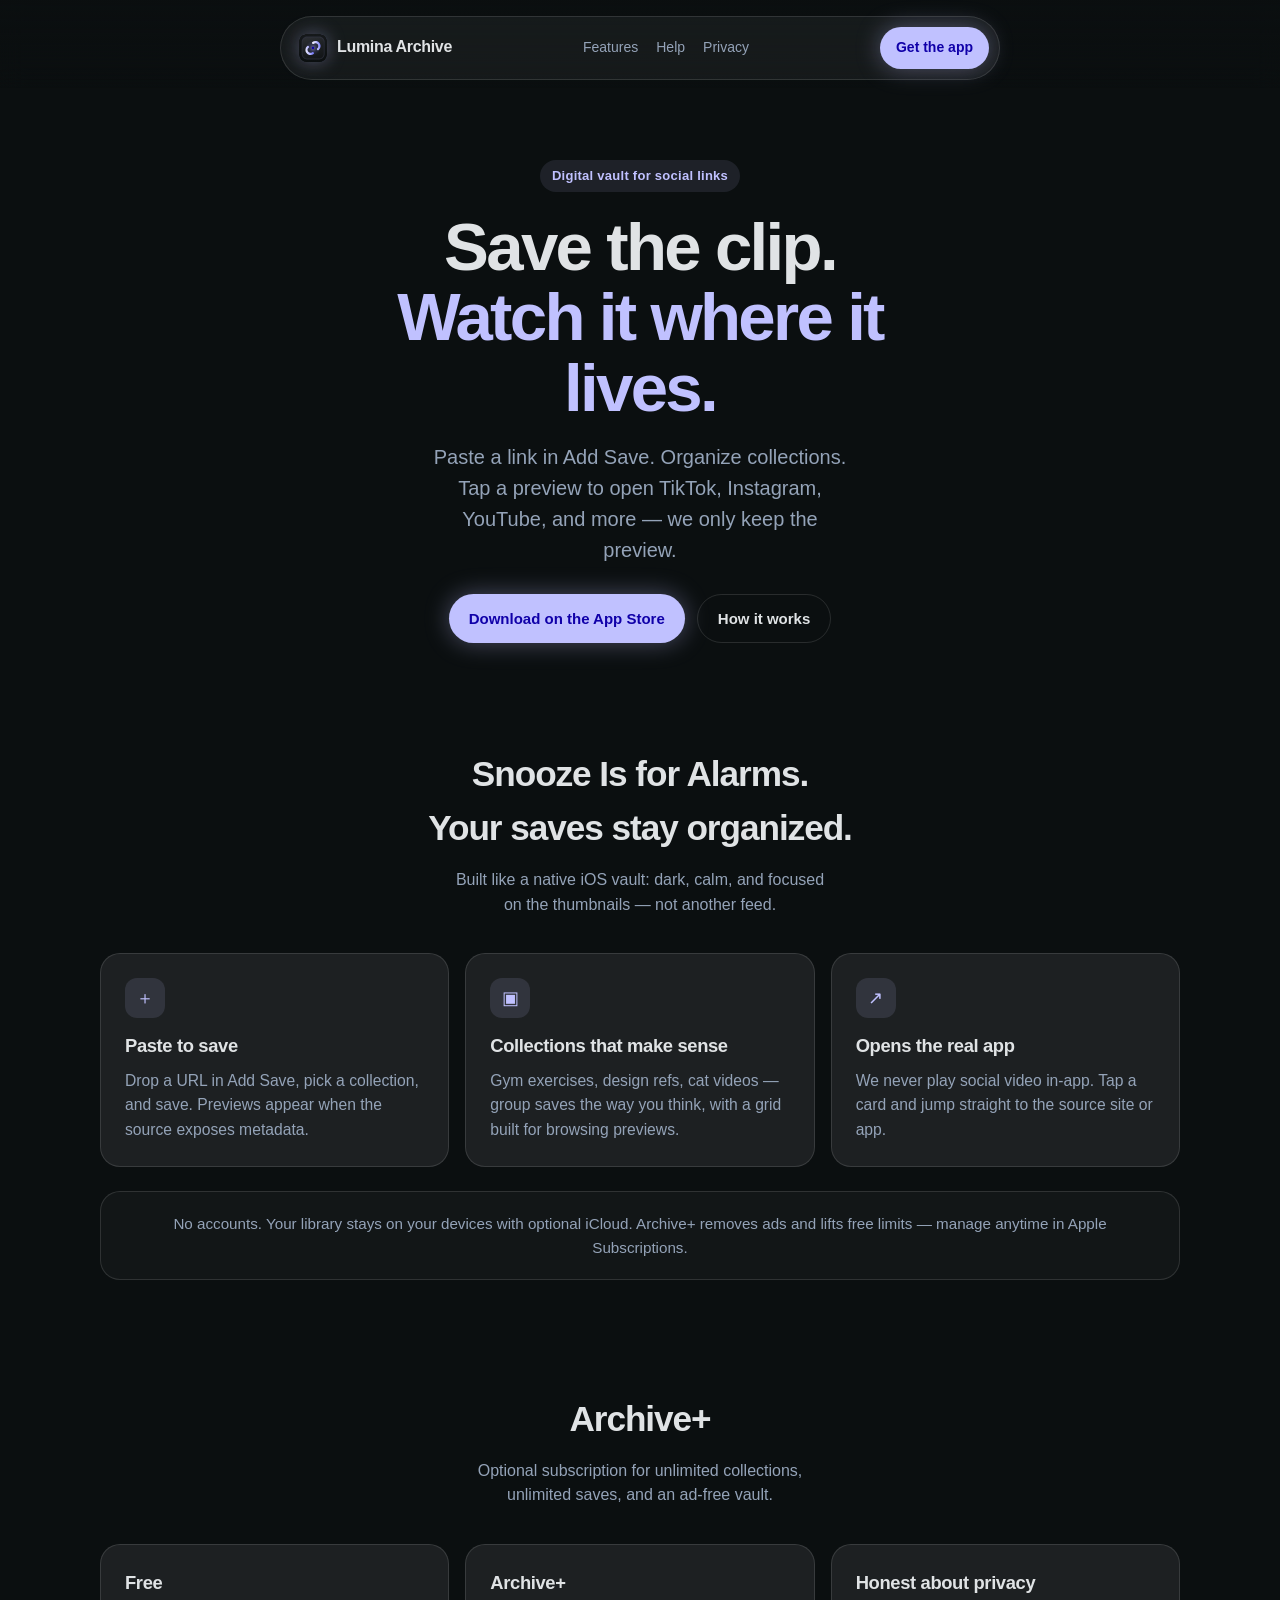
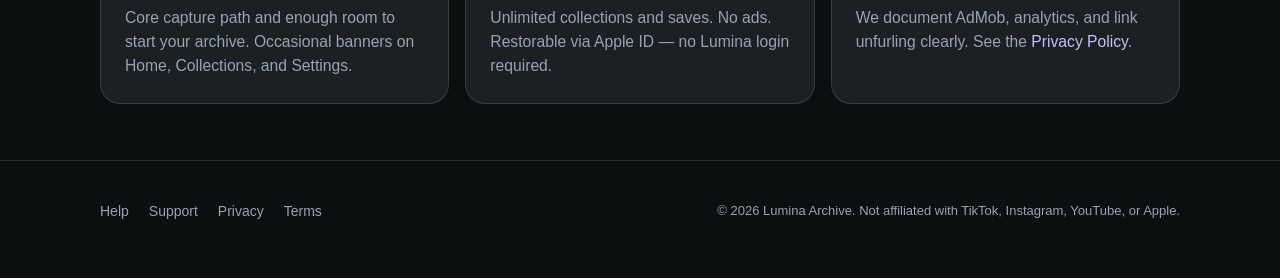
<file: index.html>
<!DOCTYPE html>
<html lang="en">
<head>
  <meta charset="utf-8" />
  <meta name="viewport" content="width=device-width, initial-scale=1" />
  <title>Lumina Archive — Save links. Watch later in the source app.</title>
  <meta name="description" content="Lumina Archive is a dark digital vault for social links. Paste a URL, organize collections, open TikTok, Instagram, YouTube and more in their apps. Previews only — never in-app playback." />
  <meta property="og:title" content="Lumina Archive" />
  <meta property="og:description" content="Save social links into collections. Tap to open the source app. Your digital vault." />
  <meta property="og:type" content="website" />
  <meta property="og:url" content="https://alexriakhin.com/LuminaArchive/" />
  <meta name="theme-color" content="#0b0f10" />
  <link rel="icon" type="image/png" href="favicon-96x96.png" sizes="96x96" />
  <link rel="icon" type="image/svg+xml" href="favicon.svg" />
  <link rel="shortcut icon" href="favicon.ico" />
  <link rel="apple-touch-icon" sizes="180x180" href="apple-touch-icon.png" />
  <link rel="manifest" href="site.webmanifest" />
  <link rel="stylesheet" href="css/site.css" />
</head>
<body>
  <header class="site-header">
    <nav class="navpill" aria-label="Primary">
      <a class="brand" href="./">
        <span class="brand-mark" aria-hidden="true"></span>
        Lumina Archive
      </a>
      <div class="nav-links">
        <a href="#features">Features</a>
        <a href="help/">Help</a>
        <a href="privacy/">Privacy</a>
      </div>
      <a class="btn btn-primary btn-nav" href="#download">Get the app</a>
    </nav>
  </header>

  <main>
    <section class="hero wrap">
      <p class="eyebrow">Digital vault for social links</p>
      <h1>Save the clip.<br /><span class="accent">Watch it where it lives.</span></h1>
      <p class="hero-lead">
        Paste a link in Add Save. Organize collections. Tap a preview to open TikTok, Instagram, YouTube, and more — we only keep the preview.
      </p>
      <div class="hero-actions" id="download">
        <a class="btn btn-primary" href="https://apps.apple.com/app/id6806816907" rel="noopener">Download on the App Store</a>
        <a class="btn btn-ghost" href="help/">How it works</a>
      </div>
    </section>

    <section class="section wrap" id="features">
      <h2 class="section-title">Snooze Is for Alarms.<br />Your saves stay organized.</h2>
      <p class="section-lead">
        Built like a native iOS vault: dark, calm, and focused on the thumbnails — not another feed.
      </p>
      <div class="grid">
        <article class="card">
          <div class="card-icon" aria-hidden="true">＋</div>
          <h3>Paste to save</h3>
          <p>Drop a URL in Add Save, pick a collection, and save. Previews appear when the source exposes metadata.</p>
        </article>
        <article class="card">
          <div class="card-icon" aria-hidden="true">▣</div>
          <h3>Collections that make sense</h3>
          <p>Gym exercises, design refs, cat videos — group saves the way you think, with a grid built for browsing previews.</p>
        </article>
        <article class="card">
          <div class="card-icon" aria-hidden="true">↗</div>
          <h3>Opens the real app</h3>
          <p>We never play social video in-app. Tap a card and jump straight to the source site or app.</p>
        </article>
      </div>
      <p class="trust">
        No accounts. Your library stays on your devices with optional iCloud. Archive+ removes ads and lifts free limits — manage anytime in Apple Subscriptions.
      </p>
    </section>

    <section class="section wrap">
      <h2 class="section-title">Archive+</h2>
      <p class="section-lead">Optional subscription for unlimited collections, unlimited saves, and an ad-free vault.</p>
      <div class="grid">
        <article class="card">
          <h3>Free</h3>
          <p>Core capture path and enough room to start your archive. Occasional banners on Home, Collections, and Settings.</p>
        </article>
        <article class="card">
          <h3>Archive+</h3>
          <p>Unlimited collections and saves. No ads. Restorable via Apple ID — no Lumina login required.</p>
        </article>
        <article class="card">
          <h3>Honest about privacy</h3>
          <p>We document AdMob, analytics, and link unfurling clearly. See the <a href="privacy/">Privacy Policy</a>.</p>
        </article>
      </div>
    </section>
  </main>

  <footer class="site-footer">
    <div class="wrap footer-inner">
      <nav class="footer-links" aria-label="Footer">
        <a href="help/">Help</a>
        <a href="support/">Support</a>
        <a href="privacy/">Privacy</a>
        <a href="terms/">Terms</a>
      </nav>
      <p class="footer-copy">© <span id="y"></span> Lumina Archive. Not affiliated with TikTok, Instagram, YouTube, or Apple.</p>
    </div>
  </footer>
  <script>document.getElementById("y").textContent = new Date().getFullYear();</script>
</body>
</html>
</file>
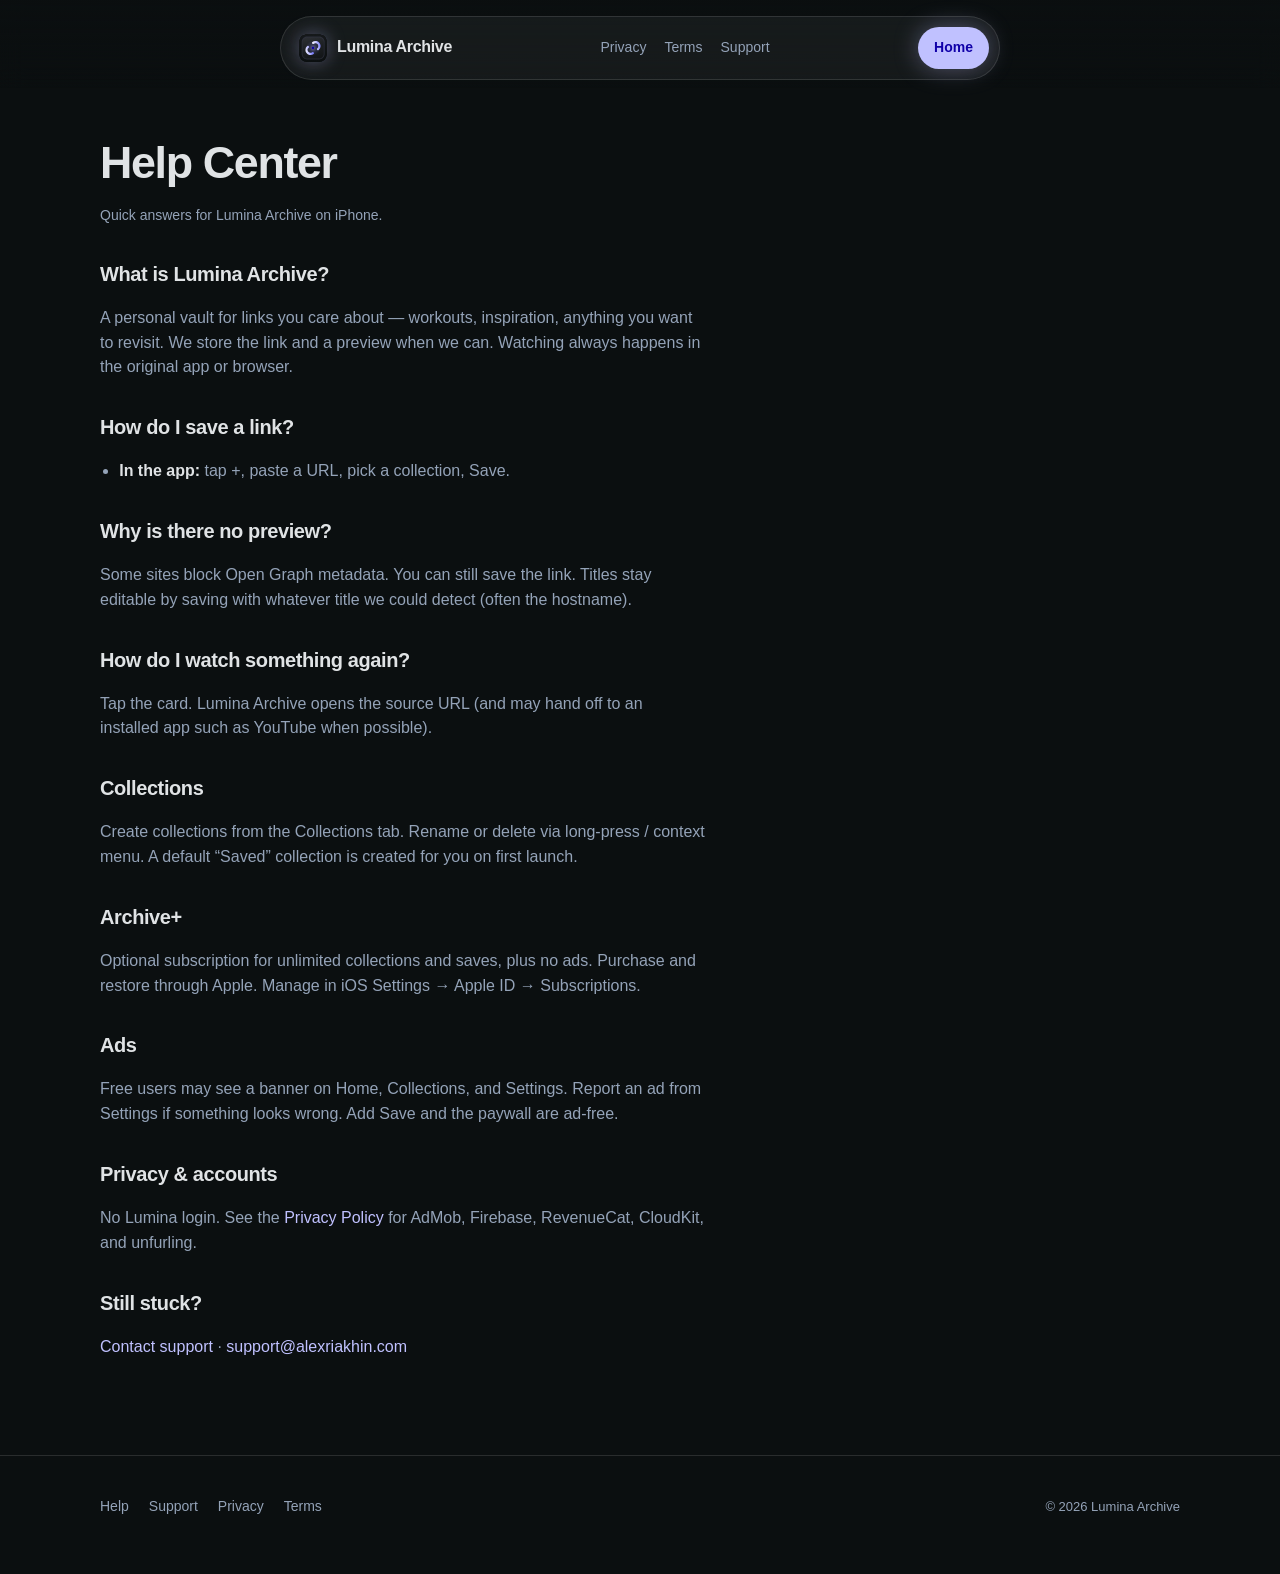
<file: help/index.html>
<!DOCTYPE html>
<html lang="en">
<head>
  <meta charset="utf-8" />
  <meta name="viewport" content="width=device-width, initial-scale=1" />
  <title>Help — Lumina Archive</title>
  <meta name="description" content="Help for Lumina Archive: save links, collections, Archive+, and opening sources." />
  <meta name="theme-color" content="#0b0f10" />
  <link rel="icon" type="image/png" href="../favicon-96x96.png" sizes="96x96" />
  <link rel="icon" type="image/svg+xml" href="../favicon.svg" />
  <link rel="shortcut icon" href="../favicon.ico" />
  <link rel="apple-touch-icon" sizes="180x180" href="../apple-touch-icon.png" />
  <link rel="manifest" href="../site.webmanifest" />
  <link rel="stylesheet" href="../css/site.css" />
</head>
<body>
  <header class="site-header">
    <nav class="navpill" aria-label="Primary">
      <a class="brand" href="../">
        <span class="brand-mark" aria-hidden="true"></span>
        Lumina Archive
      </a>
      <div class="nav-links">
        <a href="../privacy/">Privacy</a>
        <a href="../terms/">Terms</a>
        <a href="../support/">Support</a>
      </div>
      <a class="btn btn-primary btn-nav" href="../">Home</a>
    </nav>
  </header>

  <main class="page wrap">
    <h1>Help Center</h1>
    <p class="page-meta">Quick answers for Lumina Archive on iPhone.</p>

    <div class="prose">
      <h2>What is Lumina Archive?</h2>
      <p>A personal vault for links you care about — workouts, inspiration, anything you want to revisit. We store the link and a preview when we can. Watching always happens in the original app or browser.</p>

      <h2>How do I save a link?</h2>
      <ul>
        <li><strong>In the app:</strong> tap +, paste a URL, pick a collection, Save.</li>
      </ul>

      <h2>Why is there no preview?</h2>
      <p>Some sites block Open Graph metadata. You can still save the link. Titles stay editable by saving with whatever title we could detect (often the hostname).</p>

      <h2>How do I watch something again?</h2>
      <p>Tap the card. Lumina Archive opens the source URL (and may hand off to an installed app such as YouTube when possible).</p>

      <h2>Collections</h2>
      <p>Create collections from the Collections tab. Rename or delete via long-press / context menu. A default “Saved” collection is created for you on first launch.</p>

      <h2>Archive+</h2>
      <p>Optional subscription for unlimited collections and saves, plus no ads. Purchase and restore through Apple. Manage in iOS Settings → Apple ID → Subscriptions.</p>

      <h2>Ads</h2>
      <p>Free users may see a banner on Home, Collections, and Settings. Report an ad from Settings if something looks wrong. Add Save and the paywall are ad-free.</p>

      <h2>Privacy &amp; accounts</h2>
      <p>No Lumina login. See the <a href="../privacy/">Privacy Policy</a> for AdMob, Firebase, RevenueCat, CloudKit, and unfurling.</p>

      <h2>Still stuck?</h2>
      <p><a href="../support/">Contact support</a> · <a href="mailto:support@alexriakhin.com">support@alexriakhin.com</a></p>
    </div>
  </main>

  <footer class="site-footer">
    <div class="wrap footer-inner">
      <nav class="footer-links" aria-label="Footer">
        <a href="../help/">Help</a>
        <a href="../support/">Support</a>
        <a href="../privacy/">Privacy</a>
        <a href="../terms/">Terms</a>
      </nav>
      <p class="footer-copy">© <span id="y"></span> Lumina Archive</p>
    </div>
  </footer>
  <script>document.getElementById("y").textContent = new Date().getFullYear();</script>
</body>
</html>
</file>
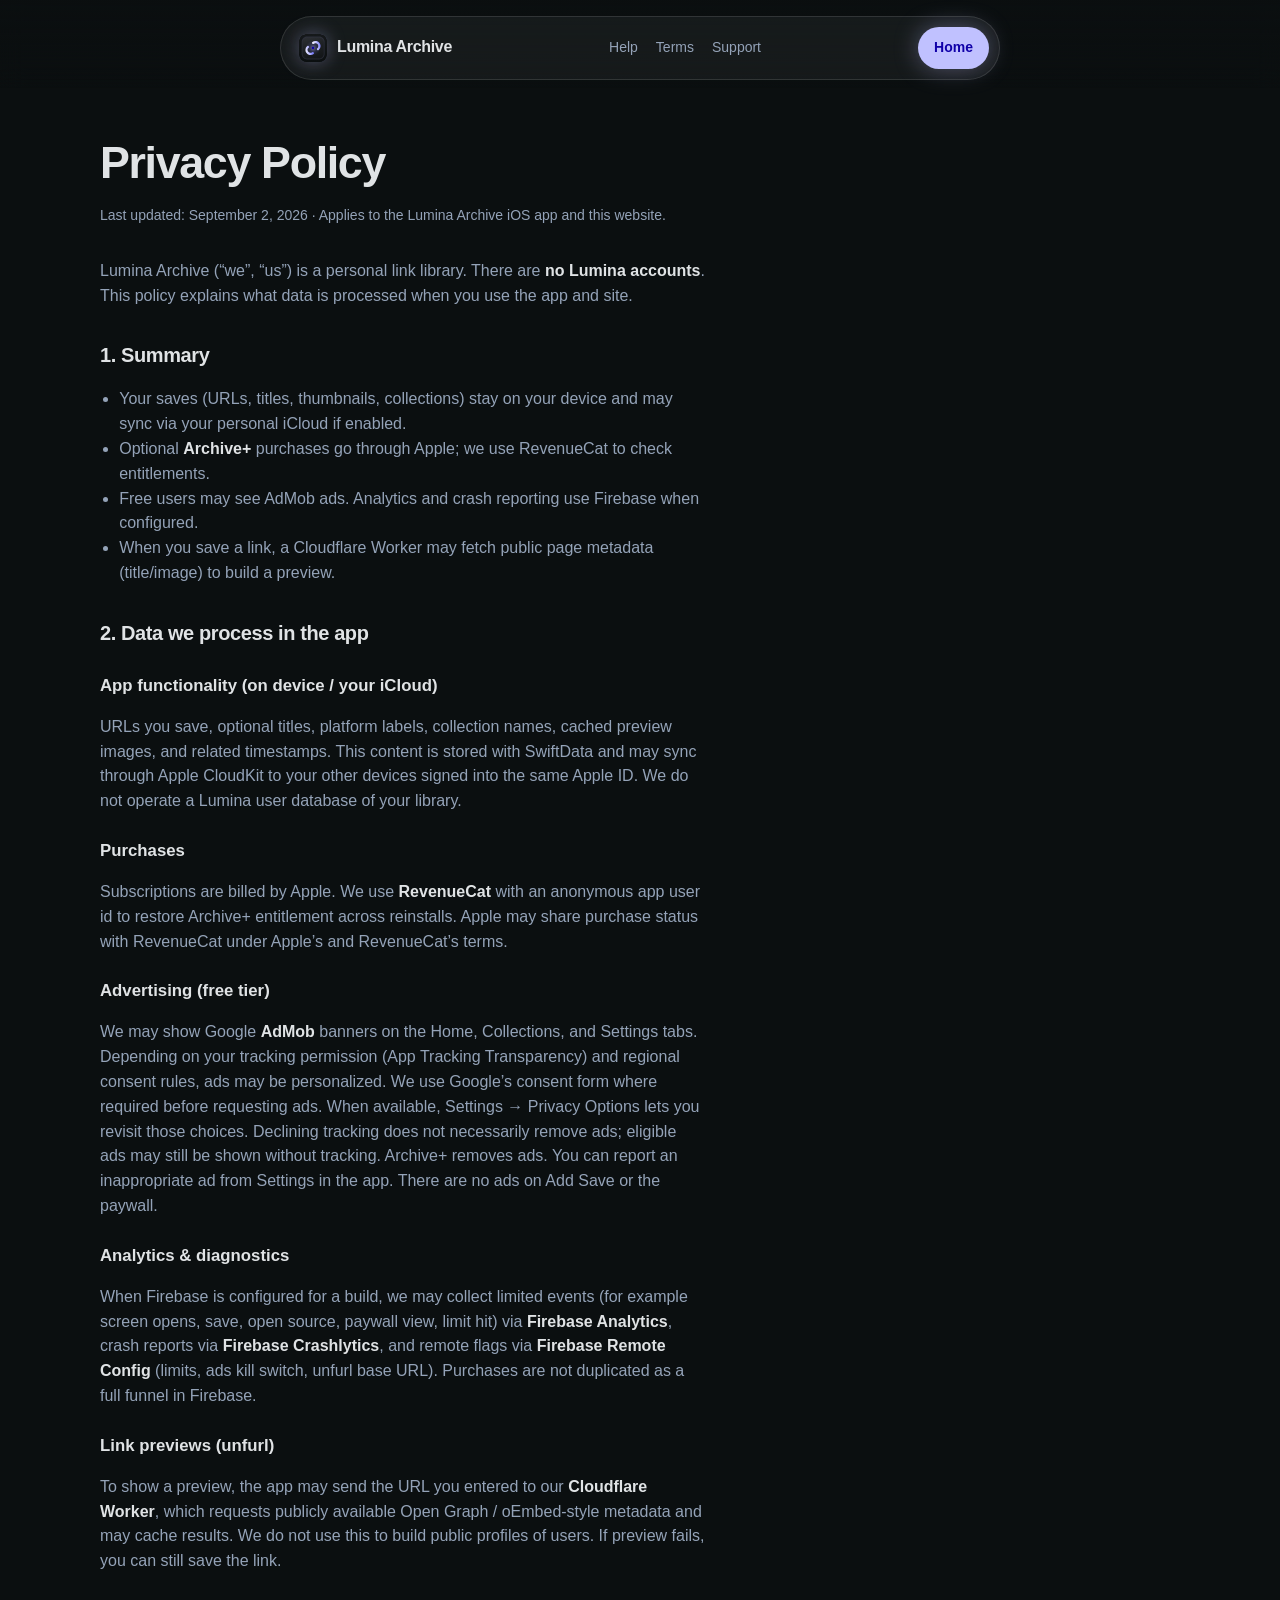
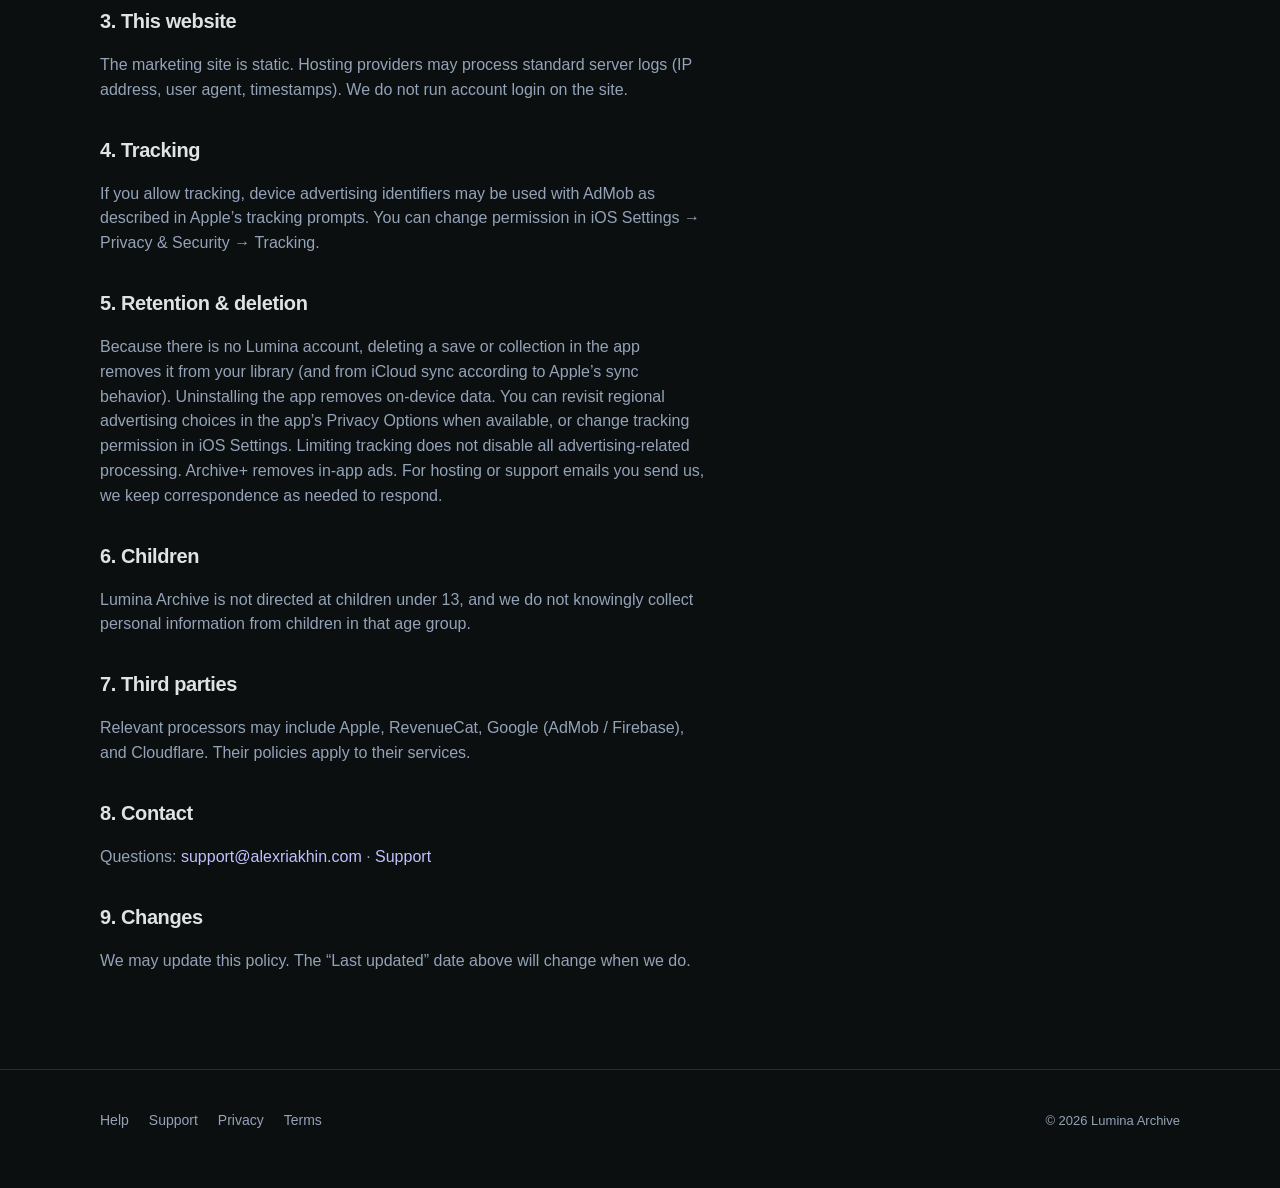
<file: privacy/index.html>
<!DOCTYPE html>
<html lang="en">
<head>
  <meta charset="utf-8" />
  <meta name="viewport" content="width=device-width, initial-scale=1" />
  <title>Privacy Policy — Lumina Archive</title>
  <meta name="description" content="Privacy Policy for Lumina Archive: what we collect, ads, analytics, CloudKit, and the unfurl worker." />
  <meta name="theme-color" content="#0b0f10" />
  <link rel="icon" type="image/png" href="../favicon-96x96.png" sizes="96x96" />
  <link rel="icon" type="image/svg+xml" href="../favicon.svg" />
  <link rel="shortcut icon" href="../favicon.ico" />
  <link rel="apple-touch-icon" sizes="180x180" href="../apple-touch-icon.png" />
  <link rel="manifest" href="../site.webmanifest" />
  <link rel="stylesheet" href="../css/site.css" />
</head>
<body>
  <header class="site-header">
    <nav class="navpill" aria-label="Primary">
      <a class="brand" href="../">
        <span class="brand-mark" aria-hidden="true"></span>
        Lumina Archive
      </a>
      <div class="nav-links">
        <a href="../help/">Help</a>
        <a href="../terms/">Terms</a>
        <a href="../support/">Support</a>
      </div>
      <a class="btn btn-primary btn-nav" href="../">Home</a>
    </nav>
  </header>

  <main class="page wrap">
    <h1>Privacy Policy</h1>
    <p class="page-meta">Last updated: September 2, 2026 · Applies to the Lumina Archive iOS app and this website.</p>

    <div class="prose">
      <p>Lumina Archive (“we”, “us”) is a personal link library. There are <strong>no Lumina accounts</strong>. This policy explains what data is processed when you use the app and site.</p>

      <h2>1. Summary</h2>
      <ul>
        <li>Your saves (URLs, titles, thumbnails, collections) stay on your device and may sync via your personal iCloud if enabled.</li>
        <li>Optional <strong>Archive+</strong> purchases go through Apple; we use RevenueCat to check entitlements.</li>
        <li>Free users may see AdMob ads. Analytics and crash reporting use Firebase when configured.</li>
        <li>When you save a link, a Cloudflare Worker may fetch public page metadata (title/image) to build a preview.</li>
      </ul>

      <h2>2. Data we process in the app</h2>
      <h3>App functionality (on device / your iCloud)</h3>
      <p>URLs you save, optional titles, platform labels, collection names, cached preview images, and related timestamps. This content is stored with SwiftData and may sync through Apple CloudKit to your other devices signed into the same Apple ID. We do not operate a Lumina user database of your library.</p>

      <h3>Purchases</h3>
      <p>Subscriptions are billed by Apple. We use <strong>RevenueCat</strong> with an anonymous app user id to restore Archive+ entitlement across reinstalls. Apple may share purchase status with RevenueCat under Apple’s and RevenueCat’s terms.</p>

      <h3>Advertising (free tier)</h3>
      <p>We may show Google <strong>AdMob</strong> banners on the Home, Collections, and Settings tabs. Depending on your tracking permission (App Tracking Transparency) and regional consent rules, ads may be personalized. We use Google’s consent form where required before requesting ads. When available, Settings → Privacy Options lets you revisit those choices. Declining tracking does not necessarily remove ads; eligible ads may still be shown without tracking. Archive+ removes ads. You can report an inappropriate ad from Settings in the app. There are no ads on Add Save or the paywall.</p>

      <h3>Analytics &amp; diagnostics</h3>
      <p>When Firebase is configured for a build, we may collect limited events (for example screen opens, save, open source, paywall view, limit hit) via <strong>Firebase Analytics</strong>, crash reports via <strong>Firebase Crashlytics</strong>, and remote flags via <strong>Firebase Remote Config</strong> (limits, ads kill switch, unfurl base URL). Purchases are not duplicated as a full funnel in Firebase.</p>

      <h3>Link previews (unfurl)</h3>
      <p>To show a preview, the app may send the URL you entered to our <strong>Cloudflare Worker</strong>, which requests publicly available Open Graph / oEmbed-style metadata and may cache results. We do not use this to build public profiles of users. If preview fails, you can still save the link.</p>

      <h2>3. This website</h2>
      <p>The marketing site is static. Hosting providers may process standard server logs (IP address, user agent, timestamps). We do not run account login on the site.</p>

      <h2>4. Tracking</h2>
      <p>If you allow tracking, device advertising identifiers may be used with AdMob as described in Apple’s tracking prompts. You can change permission in iOS Settings → Privacy &amp; Security → Tracking.</p>

      <h2>5. Retention &amp; deletion</h2>
      <p>Because there is no Lumina account, deleting a save or collection in the app removes it from your library (and from iCloud sync according to Apple’s sync behavior). Uninstalling the app removes on-device data. You can revisit regional advertising choices in the app’s Privacy Options when available, or change tracking permission in iOS Settings. Limiting tracking does not disable all advertising-related processing. Archive+ removes in-app ads. For hosting or support emails you send us, we keep correspondence as needed to respond.</p>

      <h2>6. Children</h2>
      <p>Lumina Archive is not directed at children under 13, and we do not knowingly collect personal information from children in that age group.</p>

      <h2>7. Third parties</h2>
      <p>Relevant processors may include Apple, RevenueCat, Google (AdMob / Firebase), and Cloudflare. Their policies apply to their services.</p>

      <h2>8. Contact</h2>
      <p>Questions: <a href="mailto:support@alexriakhin.com">support@alexriakhin.com</a> · <a href="../support/">Support</a></p>

      <h2>9. Changes</h2>
      <p>We may update this policy. The “Last updated” date above will change when we do.</p>
    </div>
  </main>

  <footer class="site-footer">
    <div class="wrap footer-inner">
      <nav class="footer-links" aria-label="Footer">
        <a href="../help/">Help</a>
        <a href="../support/">Support</a>
        <a href="../privacy/">Privacy</a>
        <a href="../terms/">Terms</a>
      </nav>
      <p class="footer-copy">© <span id="y"></span> Lumina Archive</p>
    </div>
  </footer>
  <script>document.getElementById("y").textContent = new Date().getFullYear();</script>
</body>
</html>
</file>
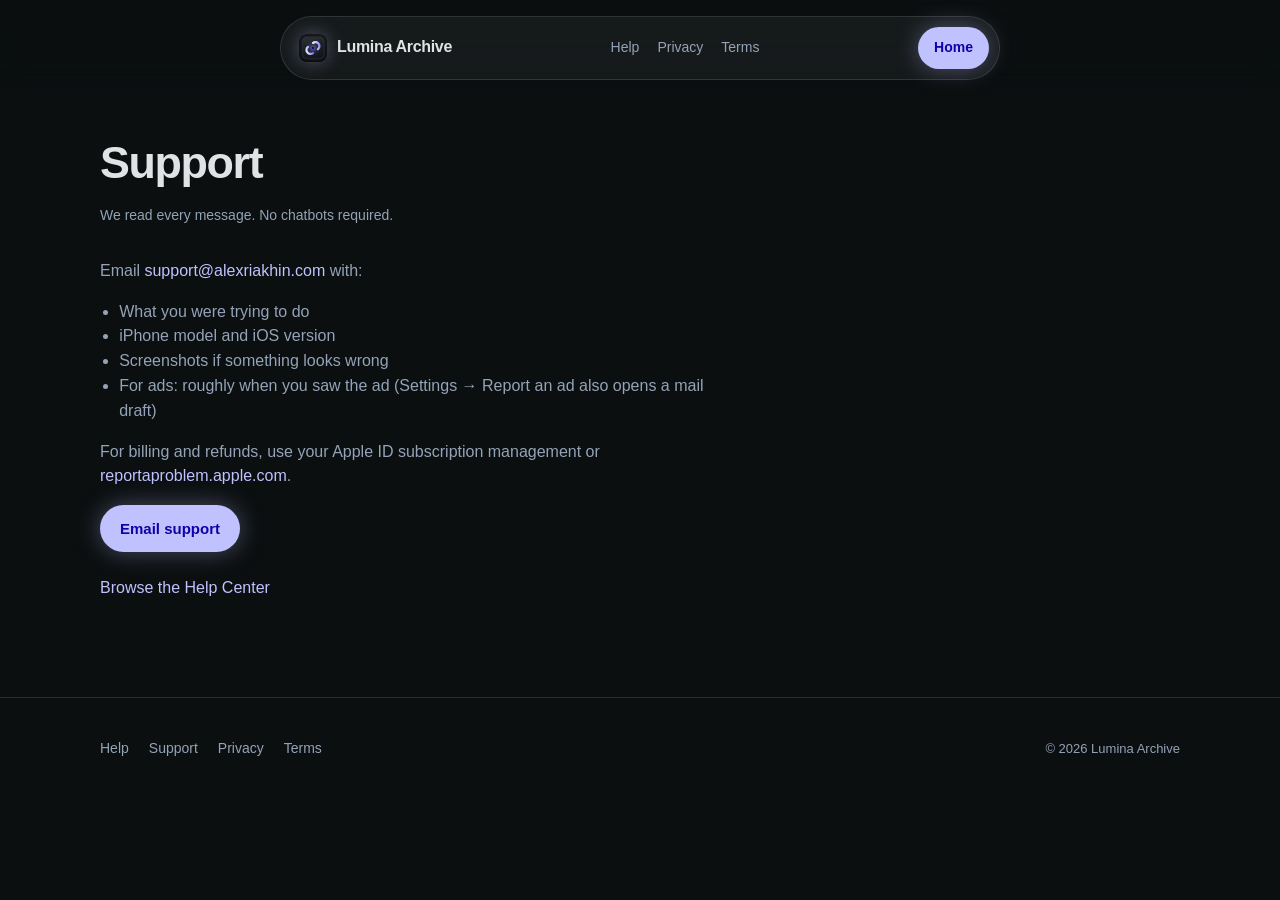
<file: support/index.html>
<!DOCTYPE html>
<html lang="en">
<head>
  <meta charset="utf-8" />
  <meta name="viewport" content="width=device-width, initial-scale=1" />
  <title>Support — Lumina Archive</title>
  <meta name="description" content="Contact Lumina Archive support." />
  <meta name="theme-color" content="#0b0f10" />
  <link rel="icon" type="image/png" href="../favicon-96x96.png" sizes="96x96" />
  <link rel="icon" type="image/svg+xml" href="../favicon.svg" />
  <link rel="shortcut icon" href="../favicon.ico" />
  <link rel="apple-touch-icon" sizes="180x180" href="../apple-touch-icon.png" />
  <link rel="manifest" href="../site.webmanifest" />
  <link rel="stylesheet" href="../css/site.css" />
</head>
<body>
  <header class="site-header">
    <nav class="navpill" aria-label="Primary">
      <a class="brand" href="../">
        <span class="brand-mark" aria-hidden="true"></span>
        Lumina Archive
      </a>
      <div class="nav-links">
        <a href="../help/">Help</a>
        <a href="../privacy/">Privacy</a>
        <a href="../terms/">Terms</a>
      </div>
      <a class="btn btn-primary btn-nav" href="../">Home</a>
    </nav>
  </header>

  <main class="page wrap">
    <h1>Support</h1>
    <p class="page-meta">We read every message. No chatbots required.</p>

    <div class="prose">
      <p>Email <a href="mailto:support@alexriakhin.com">support@alexriakhin.com</a> with:</p>
      <ul>
        <li>What you were trying to do</li>
        <li>iPhone model and iOS version</li>
        <li>Screenshots if something looks wrong</li>
        <li>For ads: roughly when you saw the ad (Settings → Report an ad also opens a mail draft)</li>
      </ul>
      <p>For billing and refunds, use your Apple ID subscription management or <a href="https://reportaproblem.apple.com/" rel="noopener">reportaproblem.apple.com</a>.</p>
      <p><a class="btn btn-primary" href="mailto:support@alexriakhin.com">Email support</a></p>
      <p style="margin-top: 1.5rem;"><a href="../help/">Browse the Help Center</a></p>
    </div>
  </main>

  <footer class="site-footer">
    <div class="wrap footer-inner">
      <nav class="footer-links" aria-label="Footer">
        <a href="../help/">Help</a>
        <a href="../support/">Support</a>
        <a href="../privacy/">Privacy</a>
        <a href="../terms/">Terms</a>
      </nav>
      <p class="footer-copy">© <span id="y"></span> Lumina Archive</p>
    </div>
  </footer>
  <script>document.getElementById("y").textContent = new Date().getFullYear();</script>
</body>
</html>
</file>
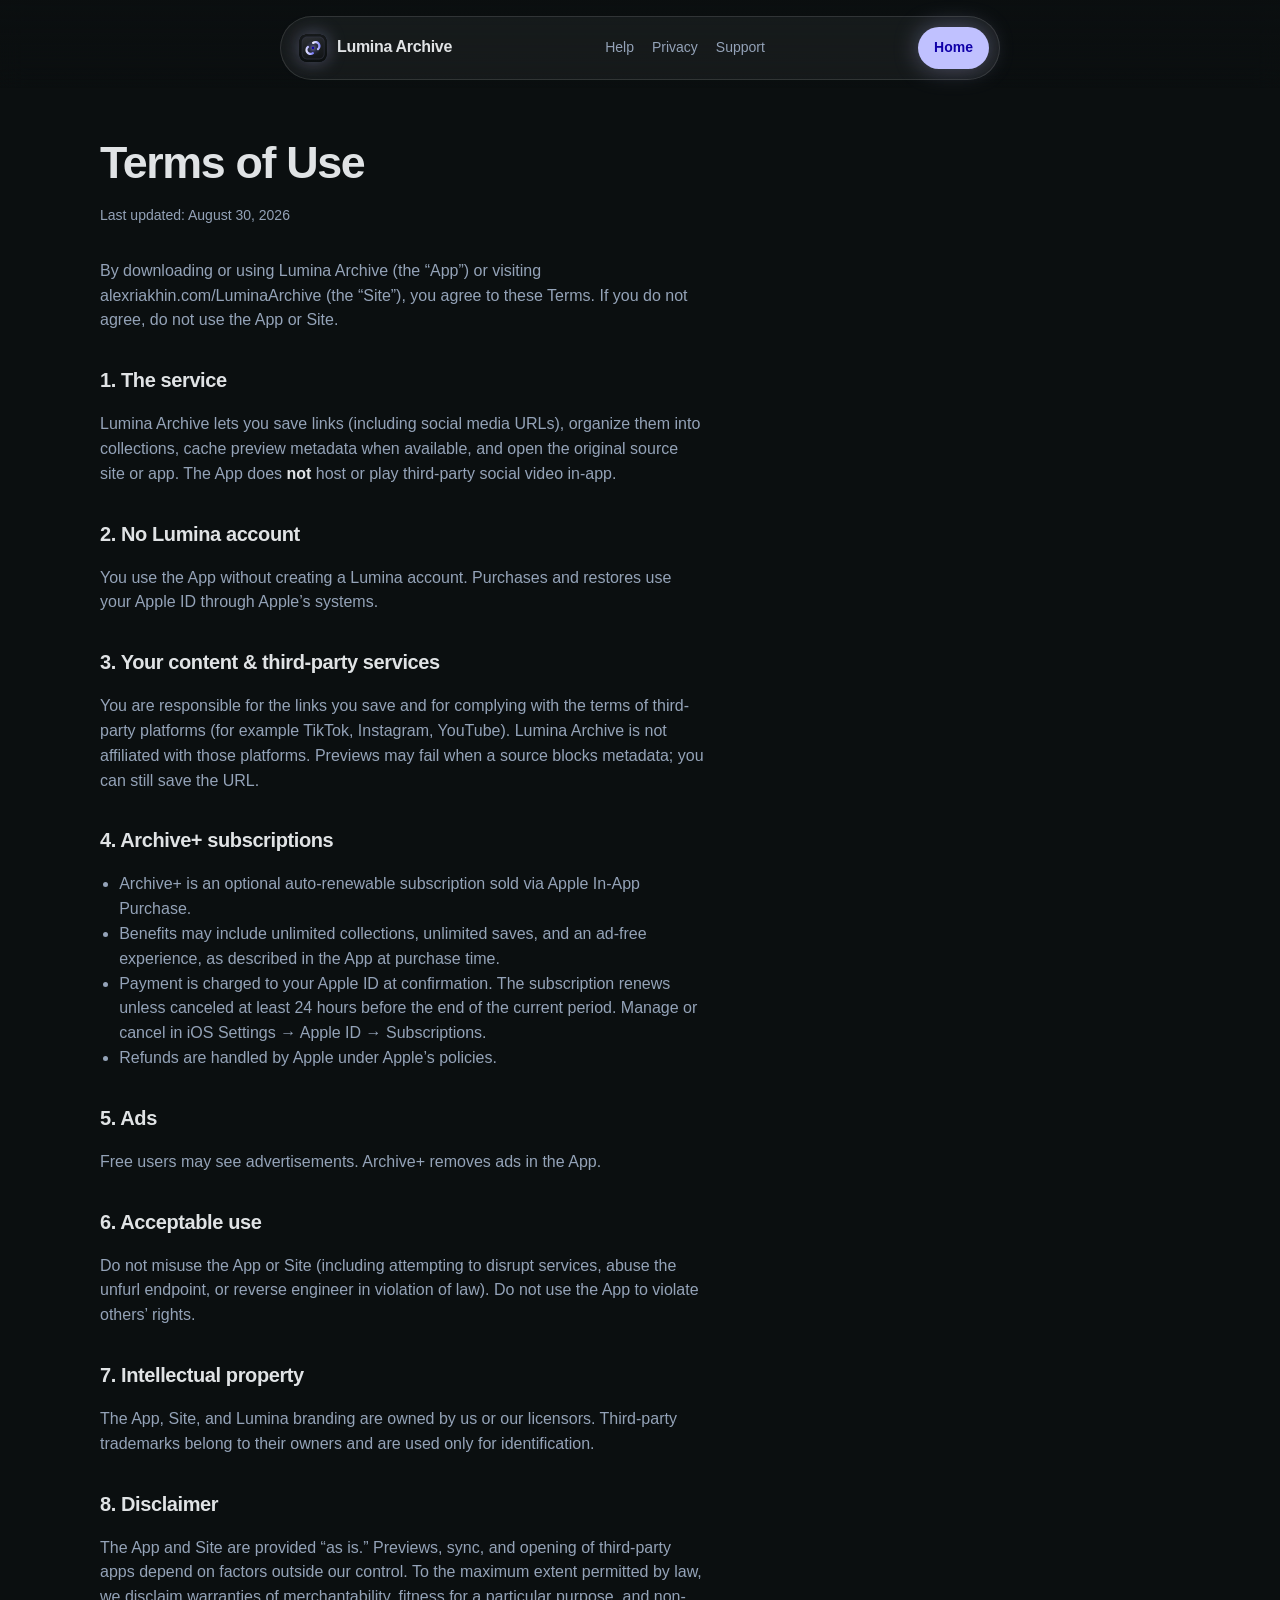
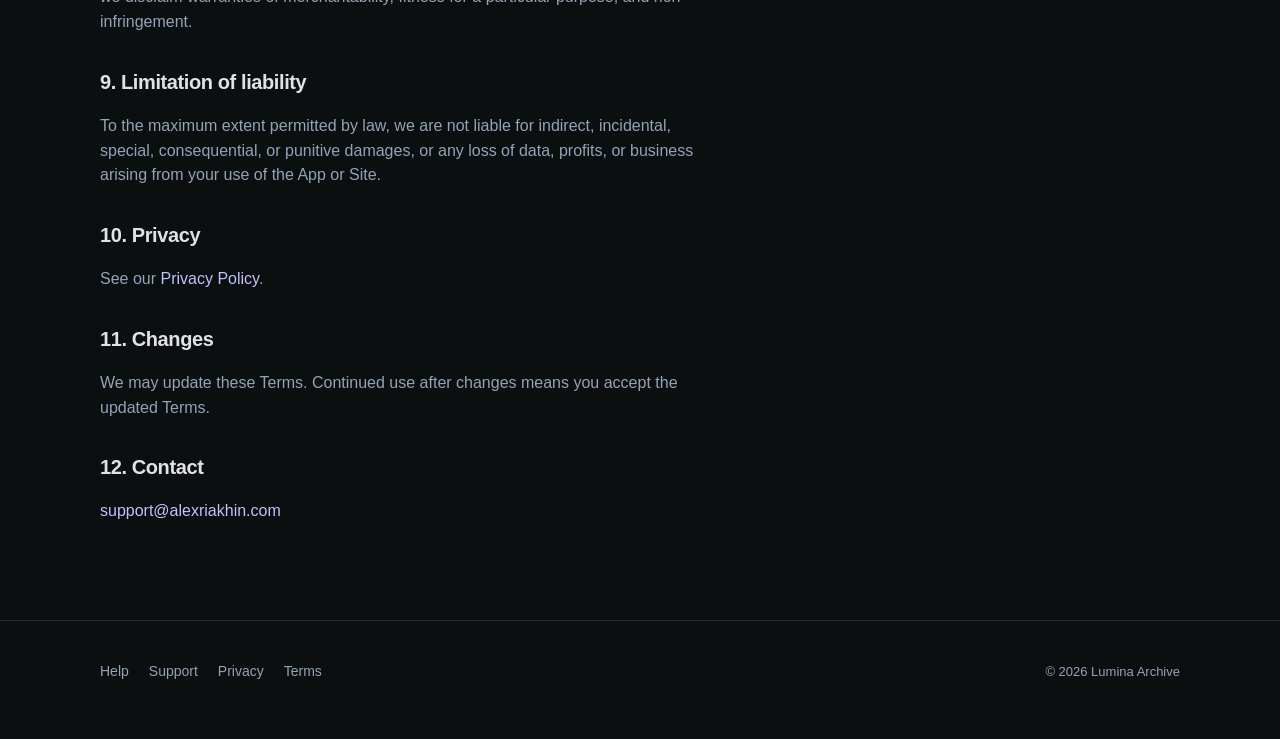
<file: terms/index.html>
<!DOCTYPE html>
<html lang="en">
<head>
  <meta charset="utf-8" />
  <meta name="viewport" content="width=device-width, initial-scale=1" />
  <title>Terms of Use — Lumina Archive</title>
  <meta name="description" content="Terms of Use for Lumina Archive, including Archive+ subscriptions and acceptable use." />
  <meta name="theme-color" content="#0b0f10" />
  <link rel="icon" type="image/png" href="../favicon-96x96.png" sizes="96x96" />
  <link rel="icon" type="image/svg+xml" href="../favicon.svg" />
  <link rel="shortcut icon" href="../favicon.ico" />
  <link rel="apple-touch-icon" sizes="180x180" href="../apple-touch-icon.png" />
  <link rel="manifest" href="../site.webmanifest" />
  <link rel="stylesheet" href="../css/site.css" />
</head>
<body>
  <header class="site-header">
    <nav class="navpill" aria-label="Primary">
      <a class="brand" href="../">
        <span class="brand-mark" aria-hidden="true"></span>
        Lumina Archive
      </a>
      <div class="nav-links">
        <a href="../help/">Help</a>
        <a href="../privacy/">Privacy</a>
        <a href="../support/">Support</a>
      </div>
      <a class="btn btn-primary btn-nav" href="../">Home</a>
    </nav>
  </header>

  <main class="page wrap">
    <h1>Terms of Use</h1>
    <p class="page-meta">Last updated: August 30, 2026</p>

    <div class="prose">
      <p>By downloading or using Lumina Archive (the “App”) or visiting alexriakhin.com/LuminaArchive (the “Site”), you agree to these Terms. If you do not agree, do not use the App or Site.</p>

      <h2>1. The service</h2>
      <p>Lumina Archive lets you save links (including social media URLs), organize them into collections, cache preview metadata when available, and open the original source site or app. The App does <strong>not</strong> host or play third-party social video in-app.</p>

      <h2>2. No Lumina account</h2>
      <p>You use the App without creating a Lumina account. Purchases and restores use your Apple ID through Apple’s systems.</p>

      <h2>3. Your content &amp; third-party services</h2>
      <p>You are responsible for the links you save and for complying with the terms of third-party platforms (for example TikTok, Instagram, YouTube). Lumina Archive is not affiliated with those platforms. Previews may fail when a source blocks metadata; you can still save the URL.</p>

      <h2>4. Archive+ subscriptions</h2>
      <ul>
        <li>Archive+ is an optional auto-renewable subscription sold via Apple In-App Purchase.</li>
        <li>Benefits may include unlimited collections, unlimited saves, and an ad-free experience, as described in the App at purchase time.</li>
        <li>Payment is charged to your Apple ID at confirmation. The subscription renews unless canceled at least 24 hours before the end of the current period. Manage or cancel in iOS Settings → Apple ID → Subscriptions.</li>
        <li>Refunds are handled by Apple under Apple’s policies.</li>
      </ul>

      <h2>5. Ads</h2>
      <p>Free users may see advertisements. Archive+ removes ads in the App.</p>

      <h2>6. Acceptable use</h2>
      <p>Do not misuse the App or Site (including attempting to disrupt services, abuse the unfurl endpoint, or reverse engineer in violation of law). Do not use the App to violate others’ rights.</p>

      <h2>7. Intellectual property</h2>
      <p>The App, Site, and Lumina branding are owned by us or our licensors. Third-party trademarks belong to their owners and are used only for identification.</p>

      <h2>8. Disclaimer</h2>
      <p>The App and Site are provided “as is.” Previews, sync, and opening of third-party apps depend on factors outside our control. To the maximum extent permitted by law, we disclaim warranties of merchantability, fitness for a particular purpose, and non-infringement.</p>

      <h2>9. Limitation of liability</h2>
      <p>To the maximum extent permitted by law, we are not liable for indirect, incidental, special, consequential, or punitive damages, or any loss of data, profits, or business arising from your use of the App or Site.</p>

      <h2>10. Privacy</h2>
      <p>See our <a href="../privacy/">Privacy Policy</a>.</p>

      <h2>11. Changes</h2>
      <p>We may update these Terms. Continued use after changes means you accept the updated Terms.</p>

      <h2>12. Contact</h2>
      <p><a href="mailto:support@alexriakhin.com">support@alexriakhin.com</a></p>
    </div>
  </main>

  <footer class="site-footer">
    <div class="wrap footer-inner">
      <nav class="footer-links" aria-label="Footer">
        <a href="../help/">Help</a>
        <a href="../support/">Support</a>
        <a href="../privacy/">Privacy</a>
        <a href="../terms/">Terms</a>
      </nav>
      <p class="footer-copy">© <span id="y"></span> Lumina Archive</p>
    </div>
  </footer>
  <script>document.getElementById("y").textContent = new Date().getFullYear();</script>
</body>
</html>
</file>
<file: css/site.css>
/* Lumina Archive — marketing site
   Inspired by tryclucky.com structure: bold hero, pill nav, tight feature grid.
   Brand: dark digital vault from Lumina Stitch tokens. */

:root {
  --bg: #0b0f10;
  --bg-elevated: #191c1e;
  --surface: #1d2022;
  --surface-high: #272a2c;
  --text: #e0e3e5;
  --text-muted: #94a3b8;
  --primary: #c0c1ff;
  --primary-strong: #8083ff;
  --on-primary: #1000a9;
  --outline: rgba(255, 255, 255, 0.12);
  --radius: 20px;
  --radius-pill: 999px;
  --max: 1080px;
  --font: -apple-system, BlinkMacSystemFont, "SF Pro Text", "Segoe UI", Roboto, Helvetica, Arial, sans-serif;
}

*,
*::before,
*::after {
  box-sizing: border-box;
}

html {
  scroll-behavior: smooth;
}

body {
  margin: 0;
  font-family: var(--font);
  background: var(--bg);
  color: var(--text);
  line-height: 1.55;
  -webkit-font-smoothing: antialiased;
}

a {
  color: var(--primary);
  text-decoration: none;
}

a:hover {
  text-decoration: underline;
}

img {
  max-width: 100%;
  display: block;
}

.wrap {
  width: min(100% - 40px, var(--max));
  margin-inline: auto;
}

/* Nav — Clucky-style floating pill */
.site-header {
  position: sticky;
  top: 0;
  z-index: 40;
  padding: 16px 0 8px;
  background: linear-gradient(to bottom, rgba(11, 15, 16, 0.96), rgba(11, 15, 16, 0.75), transparent);
  backdrop-filter: blur(12px);
}

.navpill {
  display: flex;
  align-items: center;
  justify-content: space-between;
  gap: 16px;
  width: min(100% - 24px, 720px);
  margin: 0 auto;
  padding: 10px 10px 10px 18px;
  background: rgba(255, 255, 255, 0.05);
  border: 1px solid var(--outline);
  border-radius: var(--radius-pill);
  backdrop-filter: blur(20px);
}

.brand {
  display: inline-flex;
  align-items: center;
  gap: 10px;
  color: var(--text);
  font-weight: 700;
  letter-spacing: -0.02em;
  text-decoration: none;
}

.brand:hover {
  text-decoration: none;
  opacity: 0.9;
}

.brand-mark {
  width: 28px;
  height: 28px;
  border-radius: 8px;
  background:
    url("../favicon.svg") center / cover no-repeat,
    linear-gradient(145deg, var(--primary), var(--primary-strong));
  box-shadow: 0 0 18px rgba(192, 193, 255, 0.35);
}

.nav-links {
  display: none;
  gap: 18px;
  font-size: 14px;
}

.nav-links a {
  color: var(--text-muted);
  text-decoration: none;
}

.nav-links a:hover {
  color: var(--text);
}

.btn {
  display: inline-flex;
  align-items: center;
  justify-content: center;
  gap: 8px;
  padding: 12px 20px;
  border-radius: var(--radius-pill);
  font-weight: 600;
  font-size: 15px;
  border: none;
  cursor: pointer;
  text-decoration: none;
  transition: transform 0.15s ease, opacity 0.15s ease;
}

.btn:hover {
  text-decoration: none;
  transform: translateY(-1px);
}

.btn-primary {
  background: var(--primary);
  color: var(--on-primary);
  box-shadow: 0 0 24px rgba(192, 193, 255, 0.35);
}

.btn-ghost {
  background: transparent;
  color: var(--text);
  border: 1px solid var(--outline);
}

.btn-nav {
  padding: 10px 16px;
  font-size: 14px;
}

/* Hero */
.hero {
  padding: 72px 0 48px;
  text-align: center;
}

.eyebrow {
  display: inline-flex;
  align-items: center;
  gap: 8px;
  margin: 0 0 20px;
  padding: 6px 12px;
  border-radius: var(--radius-pill);
  background: rgba(192, 193, 255, 0.1);
  color: var(--primary);
  font-size: 13px;
  font-weight: 600;
  letter-spacing: 0.02em;
}

.hero h1 {
  margin: 0 auto 18px;
  max-width: 16ch;
  font-size: clamp(2.4rem, 7vw, 4.2rem);
  line-height: 1.05;
  letter-spacing: -0.04em;
  font-weight: 800;
}

.hero h1 .accent {
  color: var(--primary);
}

.hero-lead {
  margin: 0 auto 28px;
  max-width: 38ch;
  color: var(--text-muted);
  font-size: clamp(1.05rem, 2.4vw, 1.25rem);
}

.hero-actions {
  display: flex;
  flex-wrap: wrap;
  gap: 12px;
  justify-content: center;
}

.hero-note {
  margin: 18px 0 0;
  color: var(--text-muted);
  font-size: 13px;
}

/* Feature grid */
.section {
  padding: 56px 0;
}

.section-title {
  margin: 0 0 12px;
  font-size: clamp(1.6rem, 4vw, 2.2rem);
  letter-spacing: -0.03em;
  text-align: center;
}

.section-lead {
  margin: 0 auto 36px;
  max-width: 42ch;
  text-align: center;
  color: var(--text-muted);
}

.grid {
  display: grid;
  gap: 16px;
  grid-template-columns: 1fr;
}

.card {
  padding: 24px;
  background: var(--surface);
  border: 1px solid var(--outline);
  border-radius: var(--radius);
}

.card h3 {
  margin: 0 0 8px;
  font-size: 1.15rem;
  letter-spacing: -0.02em;
}

.card p {
  margin: 0;
  color: var(--text-muted);
  font-size: 0.98rem;
}

.card-icon {
  display: inline-flex;
  align-items: center;
  justify-content: center;
  width: 40px;
  height: 40px;
  margin-bottom: 14px;
  border-radius: 12px;
  background: rgba(192, 193, 255, 0.12);
  color: var(--primary);
  font-size: 18px;
}

/* Trust strip */
.trust {
  margin: 24px 0 0;
  padding: 20px 24px;
  border-radius: var(--radius);
  border: 1px solid var(--outline);
  background: rgba(255, 255, 255, 0.03);
  text-align: center;
  color: var(--text-muted);
  font-size: 0.95rem;
}

/* Legal / help pages */
.page {
  padding: 40px 0 80px;
}

.page h1 {
  margin: 0 0 8px;
  font-size: clamp(2rem, 5vw, 2.8rem);
  letter-spacing: -0.03em;
}

.page-meta {
  margin: 0 0 32px;
  color: var(--text-muted);
  font-size: 14px;
}

.prose {
  max-width: 68ch;
}

.prose h2 {
  margin: 2rem 0 0.75rem;
  font-size: 1.25rem;
  letter-spacing: -0.02em;
}

.prose h3 {
  margin: 1.5rem 0 0.5rem;
  font-size: 1.05rem;
}

.prose p,
.prose li {
  color: var(--text-muted);
}

.prose ul {
  padding-left: 1.2rem;
}

.prose strong {
  color: var(--text);
}

/* Footer */
.site-footer {
  padding: 40px 0 56px;
  border-top: 1px solid var(--outline);
}

.footer-inner {
  display: flex;
  flex-direction: column;
  gap: 20px;
}

.footer-links {
  display: flex;
  flex-wrap: wrap;
  gap: 14px 20px;
  font-size: 14px;
}

.footer-links a {
  color: var(--text-muted);
}

.footer-copy {
  margin: 0;
  color: var(--text-muted);
  font-size: 13px;
}

@media (min-width: 720px) {
  .nav-links {
    display: flex;
  }

  .grid {
    grid-template-columns: repeat(3, 1fr);
  }

  .footer-inner {
    flex-direction: row;
    justify-content: space-between;
    align-items: center;
  }
}
</file>
